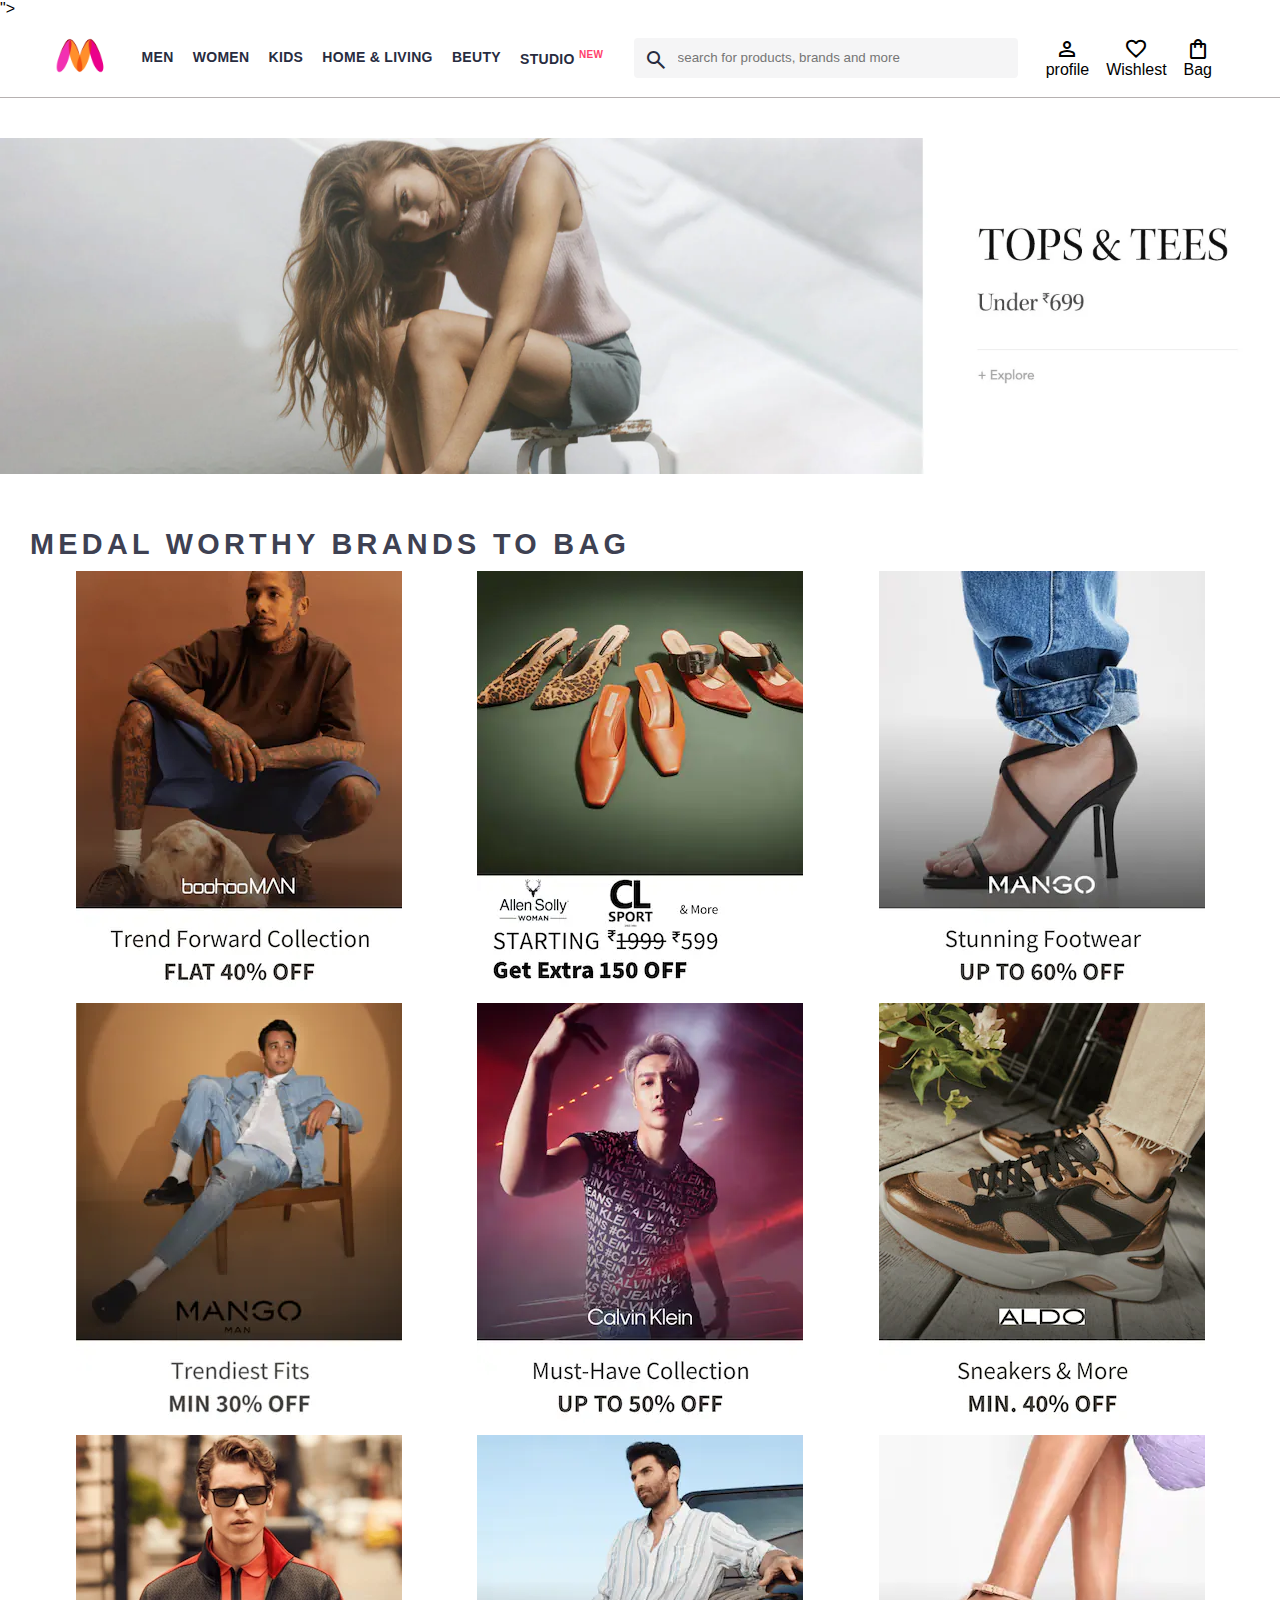
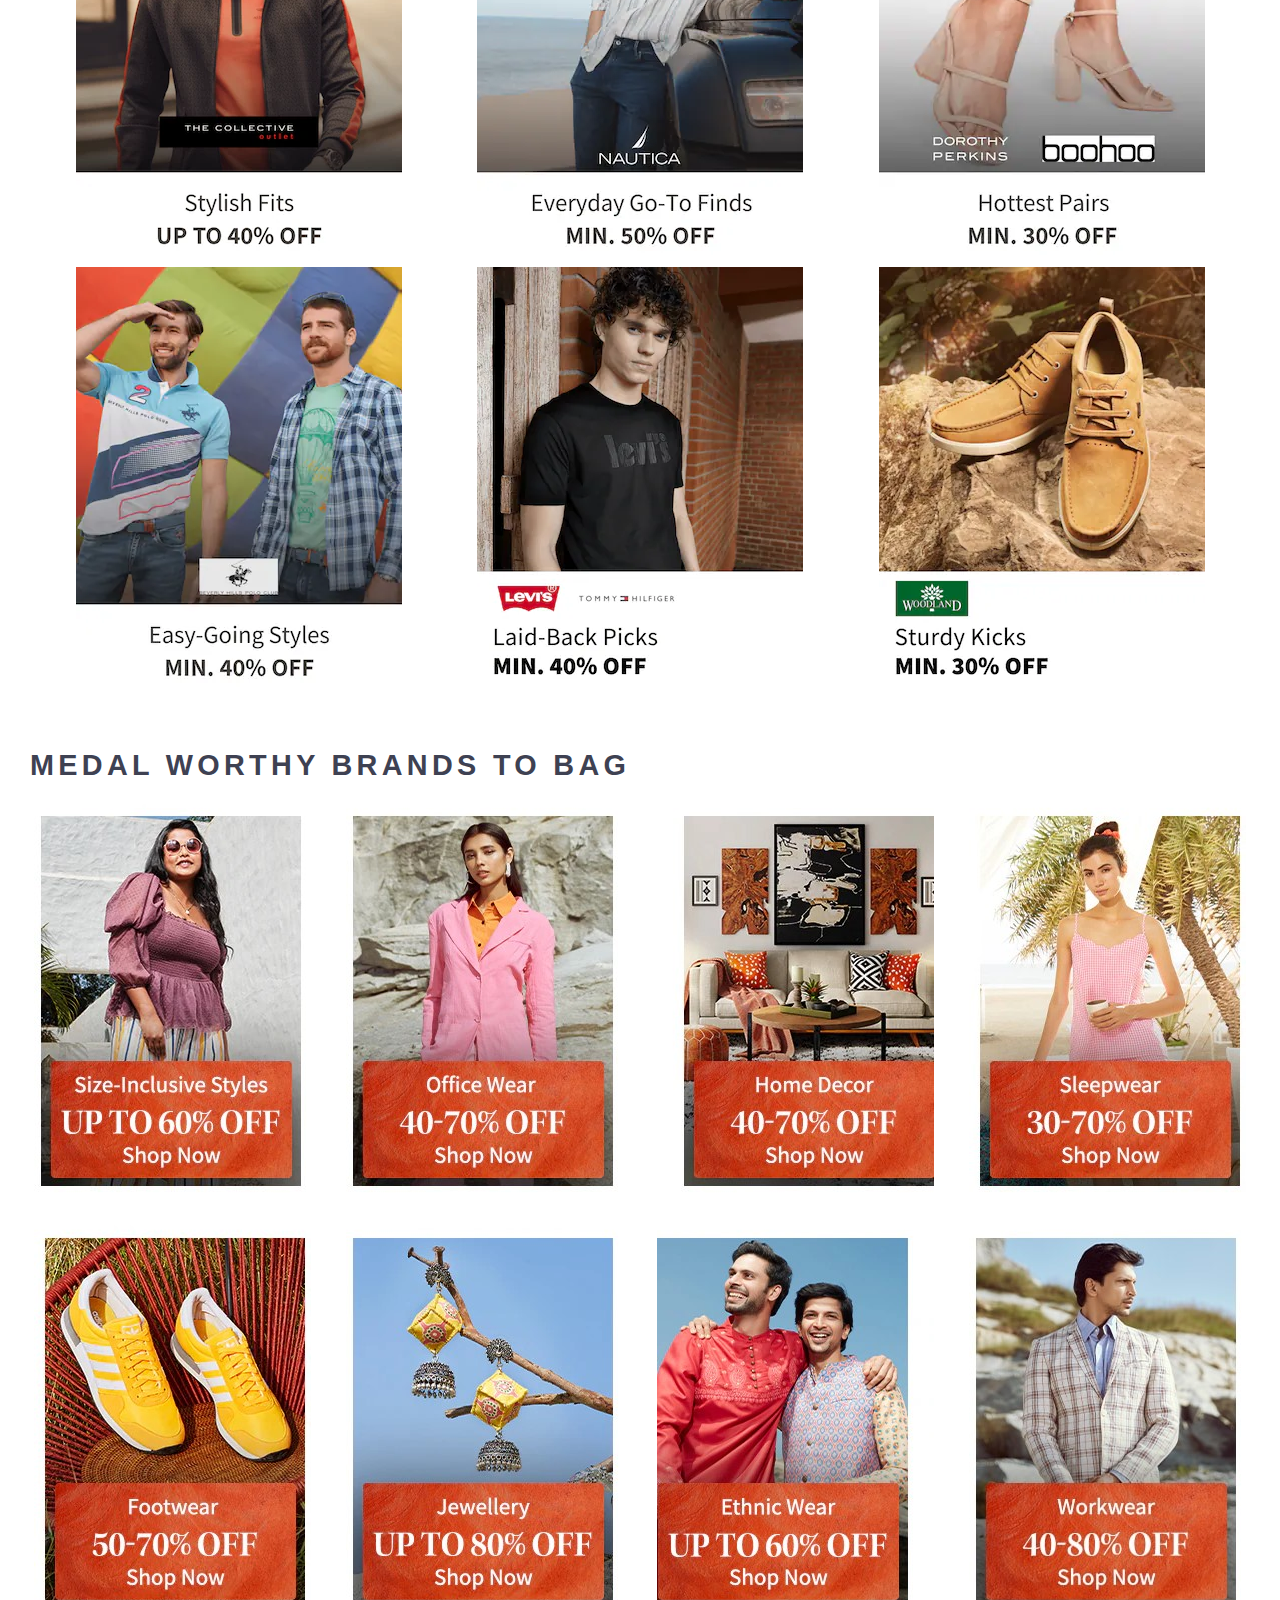
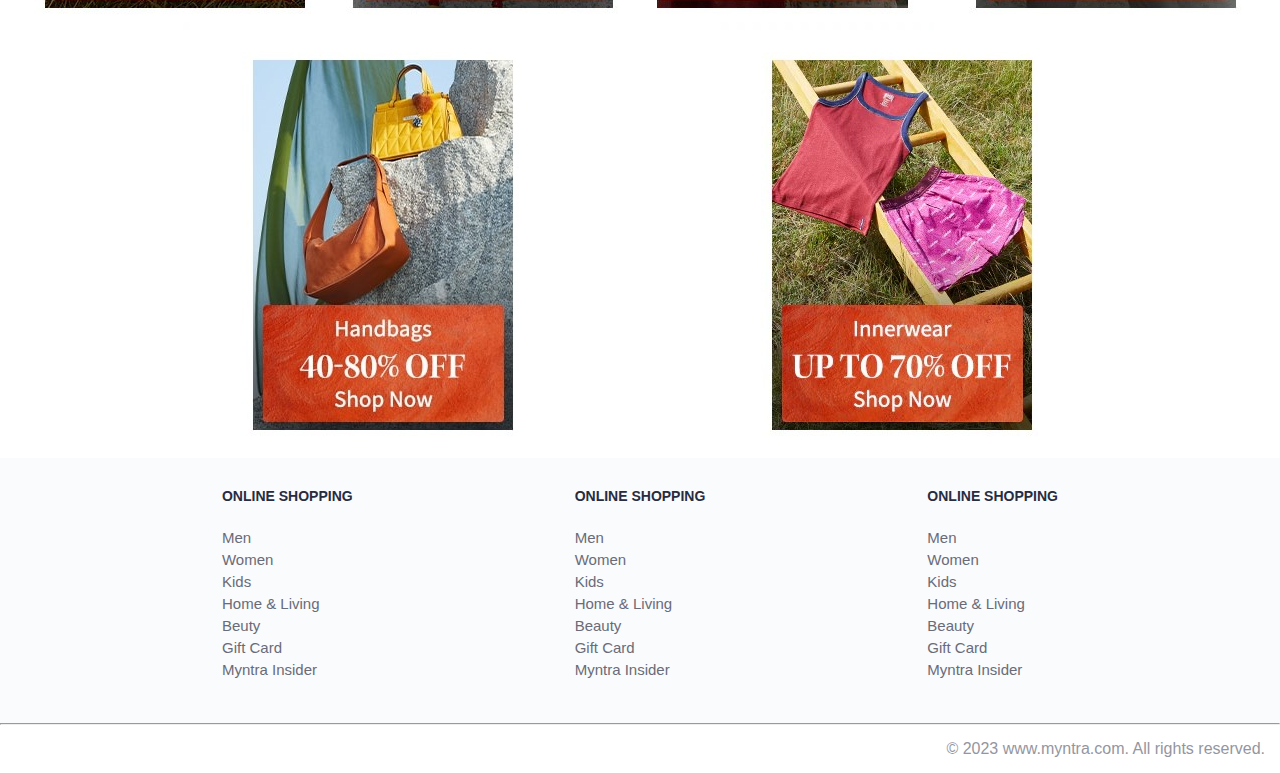
<file: index.html>
<!DOCTYPE html>
<html lang="en">
<head>
    <meta charset="UTF-8">
    <meta name="viewport" content="width=device-width, initial-scale=1.0">
    <title> Myntra Clone </title>
    <link rel="stylesheet" href="index.css">
    <link rel="stylesheet" href="https://fonts.googleapis.com/css2?family=Material+Symbols+Outlined:opsz,wght,FILL,GRAD@20..48,100..700,0..1,-50..200" />">
</head>
<body>
    <header class="head">
        <div class="logo_container">
             <a href="#"><img class="myntra_home" src="images/myntra_logo.webp" alt="myntra_home"></a> 
        </div>

             <nav class="nav_bar"> 
                    <a herf="#">Men</a>
                    <a herf="#">Women</a>
                    <a herf="#">Kids </a>
                    <a herf="#">Home & Living</a>
                    <a herf="#">Beuty</a>
                    <a herf="#">Studio <sup>New</sup> </a>


                </nav>
        <div class="search_bar"> 
            <span class="material-symbols-outlined search_icon">search
            </span>
           <input class="search_input" placeholder="search for products, brands and more">
    </div>
        <div class="action_bar">
            <div class ="action_container">
                <span class="material-symbols-outlined action_icon">
                    person </span>
                    <span class="action_name">profile</span>

            </div>
                <div class ="action_container">
                <span class="material-symbols-outlined
                    action_icon ">favorite </span>
                    <span class="action_name">Wishlest</span>
                </div>
                   
                <div class ="action_container">
                <span class="material-symbols-outlined 
                action_icon">shopping_bag  </span>
                       
                 <span class="action_name">Bag</span>
                 </div>

        </div>
    </header>
    <main>
        <div class="banner_container"> 
            <img class="banner_image" src="banner.jpg" alt="Main Banner">
         </div>
      
         <div class="category_heading">MEDAL WORTHY BRANDS TO BAG </div>
        <div class="category_items"> 
            <a href="#"><img class="sale_itemn" src= "offers/png1.png"></a>
            <a href="#"><img class="sale_itemn" src= "offers/png2.png"></a>
            <a href="#"><img class="sale_itemn" src= "offers/png3.png"></a>
            <a href="#"><img class="sale_itemn" src= "offers/png4.png"></a>
            <a href="#"><img class="sale_itemn" src= "offers/png5.png"></a>
            <a href="#"><img class="sale_itemn" src= "offers/png6.png"></a>
            <a href="#"><img class="sale_itemn" src= "offers/png7.png"></a>
            <a href="#"><img class="sale_itemn" src= "offers/png8.png"></a>
            <a href="#"><img class="sale_itemn" src= "offers/png9.png"></a>
            <a href="#"><img class="sale_itemn" src= "offers/png10.png"></a>
            <a href="#"><img class="sale_itemn" src= "offers/png11.png"></a>
            <a href="#"><img class="sale_itemn" src= "offers/png12.png"></a>

        </div>
        <div class="category_heading">MEDAL WORTHY BRANDS TO BAG </div>
        <div class="category_items"> 
            <a href="#"><img class="sale_itemn" src= "images/img2.jpg"></a>
            <a href="#"><img class="sale_itemn" src= "images/img3.jpg"></a>
            <a href="#"><img class="sale_itemn" src= "images/img4.jpg"></a>
            <a href="#"><img class="sale_itemn" src= "images/img5.jpg"></a>
            <a href="#"><img class="sale_itemn" src= "images/img6.jpg"></a>
            <a href="#"><img class="sale_itemn" src= "images/img7.jpg"></a>
            <a href="#"><img class="sale_itemn" src= "images/img8.jpg"></a> 
            <a href="#"><img class="sale_itemn" src= "images/img9.jpg"></a>
            <a href="#"><img class="sale_itemn" src= "images/img10.jpg"></a>
            <a href="#"><img class="sale_itemn" src= "images/img11.jpg"></a>
        </div>
            





    </main>
    <footer>
        <div
            class="footer_container">
            <div class="footer_column">
                <h3>ONLINE SHOPPING</h3>

                <a herf="#">Men</a>
                <a herf="#">Women</a>
                <a herf="#">Kids </a>
                <a herf="#">Home & Living</a>
                <a herf="#">Beuty</a>
                <a herf="#">Gift Card </a>
                <a herf="#">Myntra Insider</a>


            </div>

            <div class="footer_column">
                <h3>ONLINE SHOPPING</h3>
    
                <a href="#">Men</a>
                <a href="#">Women</a>
                <a href="#">Kids</a>
                <a href="#">Home & Living</a>
                <a href="#">Beauty</a>
                <a href="#">Gift Card</a>
                <a href="#">Myntra Insider</a>
            </div>
    
            <div class="footer_column">
                <h3>ONLINE SHOPPING</h3>
    
                <a href="#">Men</a>
                <a href="#">Women</a>
                <a href="#">Kids</a>
                <a href="#">Home & Living</a>
                <a href="#">Beauty</a>
                <a href="#">Gift Card</a>
                <a href="#">Myntra Insider</a>
            </div>
        </div>
        <hr>
    
        <div class="copyright">
            © 2023 www.myntra.com. All rights reserved.
        </div>
    </footer>
</body>
</html>
</file>
<file: index.css>
*{
    margin:0;
    padding:0;
    font-family: Assistant, -apple-system, BlinkMacSystemFont,Segoe UI, Roboto,  Arial, Helvetica, sans-serif;
    box-sizing: border-box;
}
/* .back{
    background-color: yellow;
} */
header{
    display: flex;
    background-color: #ffffff;
    height: 80px;
    justify-content: space-between;
    align-items: center;
    border-bottom: 1px solid #b6b1b1; 

}
.myntra_home {
    height: 45px;
    
}
.logo_container{
    margin-left: 4%;

}
.action_bar{
    margin-right: 4%;

}
.nav_bar{
    display: flex;
    min-width: 500px;
    justify-content: space-evenly;
}
.nav_bar a {
    font-size: 14px;
    letter-spacing: .3px;
    color: #282c3f;
    font-weight: 700;
    text-transform: uppercase;
    text-decoration: none;
    padding: 28px 0;
    border-bottom: 5px soliod #ffffff;

}
.nav_bar a:hover{
    border-bottom: 5px solid #f54e77;
}
.nav_bar a sup {
    color: #ff3f6c;
    font-size: 10px;

}
.search_bar{
    height: 40px;
    min-width: 200px;
    width: 30%;
    display:   flex;
    align-items:  center ;

}
.search_icon{
    box-sizing: content-box;
    height: 20px;
    padding: 10px;

    background-color:#f5f5f6 ;
    color:#282c3f;
    font-weight:300 ;
    border-radius:  4px 0 0 4px  ;

}
.search_input{
    color: #696e79;
    background-color:#f5f5f6 ;
    flex-grow:1;
    height: 40px;
    border: 0;
    border-radius:  0 4px 4px 0  ;

}
.action_bar{
    display: flex;
    min-width:200px;
    justify-content: space-evenly;
}
.action_container{
    display: flex;
    flex-direction:column;
    align-items: center;
}


.banner_container{
    margin: 40px 0;
}

.banner_image{
    width: 100%;
}
.category_heading {
    text-transform: uppercase;
    color: #3e4152;
    letter-spacing: .15em;
    font-size: 1.8em;
    margin: 50px 0 10px 30px;
    max-height: 5em;
    font-weight: 700;
}
.category_items {
    display: flex;
    flex-wrap: wrap;
    justify-content: space-evenly;
}

.sale_item {
    width: 250px;
}
.footer_container {
    padding: 30px 0px 40px 0px;
    background: #FAFBFC;
    display: flex;
    justify-content: space-evenly;
}

.footer_column {
    display: flex;
    flex-direction: column;
}

.footer_column h3 {
    color: #282c3f;
    font-size: 14px;
    margin-bottom: 25px;
}

.footer_column a {
    color: #696b79;
    font-size: 15px;
    text-decoration: none;
    padding-bottom: 5px;
}

.copyright {
    color: #94969f;
    text-align: end;
    padding: 15px;
}
</file>
